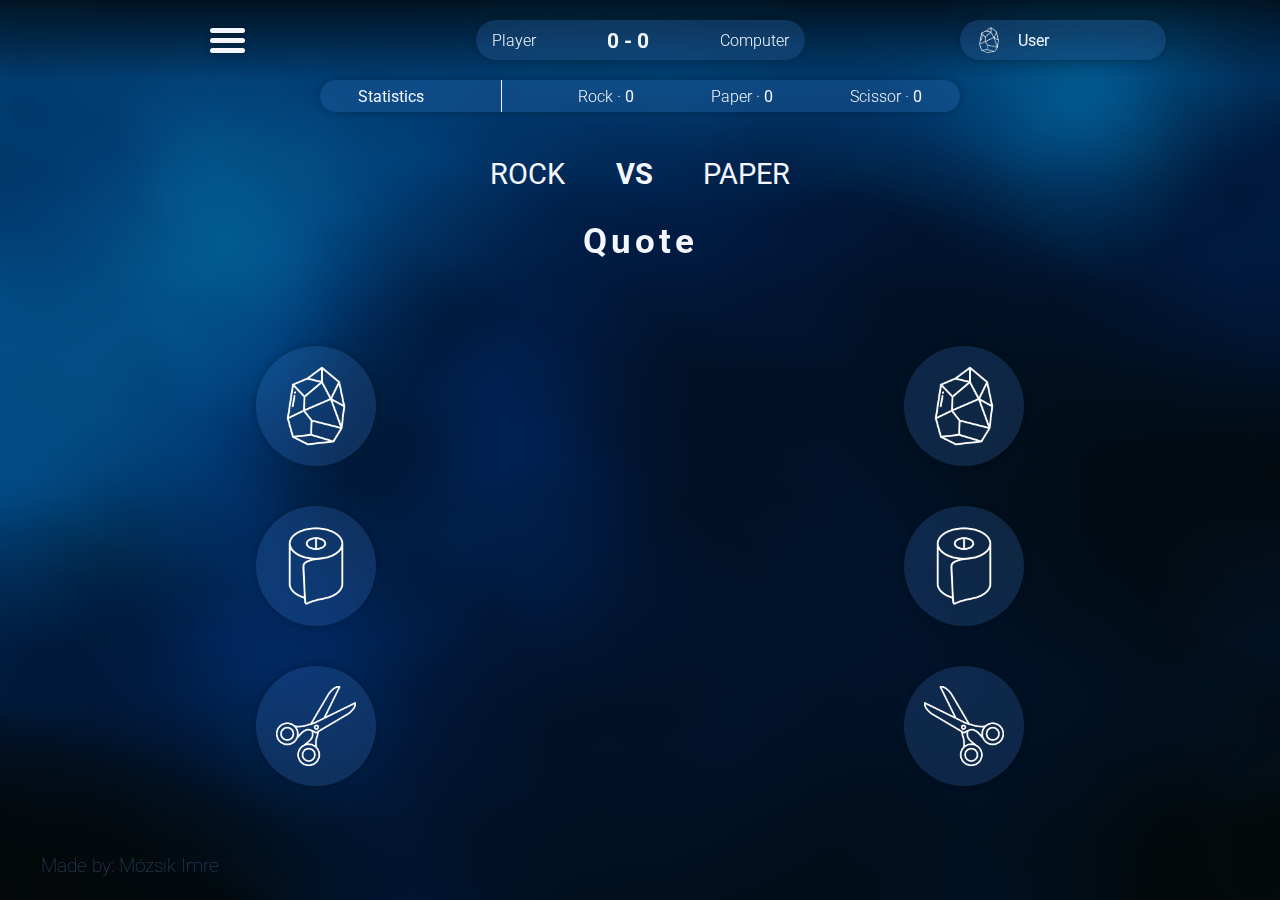
<file: index.html>
<!DOCTYPE html>
<html lang="hu">
<head>
    <script src="https://code.jquery.com/jquery-3.6.0.min.js"></script>
    <meta charset="UTF-8">
    <meta http-equiv="X-UA-Compatible" content="IE=edge">
    <meta name="viewport" content="width=device-width, initial-scale=1.0">
    <link rel="stylesheet" href="style.css">
    <link rel="icon" href="favicon.png" type="image/x-icon">
    
    <title>Rock Paper Scissor</title>
</head>
<body>

    <div class="board">

        <!-- Header -->
        <div class="header">            
            <div id="menu-container">
                <label class="menu">
                    <input type="checkbox" id="menu-checkbox">
                </label>
            </div>
            <div class="middle-container">
                <div class="middle">
                    <div>Player</div>
                    <div><a id="playerscoreRefresh" class="winCount">0</a> - <a id="botscoreRefresh" class="loseCount">0</a></div>
                    <div>Computer</div>
                </div>
            </div>

            <div class="login-container" id="dropdown-button">
                <div class="login">
                    <div class="profile-picture"></div>
                    <div class="account">User</div>
                </div>

            </div>
        </div>
    
         <!-- Dropdown #1 -->
        <nav class="dropdown-menu">
            <div class="pages">Pages</div>
            <div class="vertical-line"></div>

            <div class="dropdown-row-container">
                <button>
                    <div class="home-image"></div>
                    <div>Home</div>
                </button>
              </div>

            <div class="dropdown-row-container">
                <button>
                    <div class="valstat-image"></div>
                    <div>ValStat</div>
                </button>
              </div>

            <div class="sidenote">
                <h1>Tipp</h1>
                <div>Ha elhagyod ezt az oldalt, a statisztikád megmarad, illetve az általad kiválaszott háttérszín is.</div>
            </div>
        </nav>

             <!-- Dropdown #2 -->
        <nav class="login-dropdown-menu">
            <div class="pages">Preferences</div>
    		<div class="vertical-line"></div>
    
    		<div class="dropdown-row-container">
    			<button onclick="setTheme('default')">
                    <div class="mini-image1"></div>
                    Ocean
                </button>
    		</div>
    
            <div class="dropdown-row-container">
    			<button onclick="setTheme('red')">
                    <div class="mini-image2"></div>
                    Magma
                </button>
    		</div>
    
            <div class="dropdown-row-container">
    			<button onclick="setTheme('green')">
                    <div class="mini-image3"></div>
                    Swamp
                </button>
    		</div>
    
            <div class="dropdown-row-container">
    		    <button onclick="setTheme('yellow')">
                    <div class="mini-image4"></div>
                    Sunrise
                </button>
    	    </div>
    
            <div class="dropdown-row-container">
    		    <button onclick="setTheme('black')">
                    <div class="mini-image5"></div>
                    Blackhole
                </button>
    	    </div>
    
            <div class="dropdown-row-container">
    		    <button onclick="setTheme('white')">
                    <div class="mini-image6"></div>
                    Bright
                </button>
    	    </div>
    
            <div class="logout-container">
                <a href="Auth/login.html">Login</a>
            </div>
        </nav>

        <!-- Statistics -->
        <div class="statistics">
            <p>Statistics</p>
            <div class="line"></div>
            <p>Rock · <b id="rscoreRefresh" class="rockCount">0</b></p>
            <p>Paper · <b id="pscoreRefresh" class="paperCount">0</b></p>
            <p>Scissor · <b id="sscoreRefresh" class="scissorCount">0</b></p>
        </div>

        <!-- Result -->
        <div class="result">
            <p class="player" id="playerText">ROCK</p>
            <p>VS</p>
            <p class="computer" id="computerText">PAPER</p>
        </div>

        <!-- Quote -->
        <div class="quote">
            <p id="resultText" class="transition gradient-text">Quote</p>
        </div>

        <!-- Players -->
        <div class="players">
            <div class="player1">
                <div class="choice img-container glow-on-hover" data-value="ROCK" id="box1">
                    <button onclick="moveBox(1)" class="hvr-icon-rotate">
                        <div class="rock-img hvr-icon"></div>
                    </button>
                </div>

                <div class="choice img-container glow-on-hover" data-value="PAPER" id="box2">
                    <button onclick="moveBox(2)" class="hvr-icon-rotate">
                        <div class="paper-img hvr-icon"></div>
                    </button>
                </div>

                <div class="choice img-container glow-on-hover" data-value="SCISSORS" id="box3">
                    <button onclick="moveBox(3)" class="hvr-icon-rotate">
                        <div class="scissor-img hvr-icon"></div>
                    </button>
                </div>
            </div>

            <div class="player2">
                <div class="img-container" id="box4">
                    <div class="rock-img"></div>
                </div>

                <div class="img-container" id="box5">
                    <div class="paper-img"></div>
                </div>

                <div class="img-container" id="box6">
                    <div class="scissor-img"></div>
                </div>
            </div>
        </div>
        <!-- Author -->
        <button class="author" id="toggle-alter">Made by: Mózsik Imre</button>

    </div>

    <script src="Theme\changeTheme.js"></script>
    <script src="RPS\rps_new.js"></script>
    <script src="menu.js"></script>
    <script src="login-menu.js"></script>
    <script src="move.js"></script>
    <script src=alternative.js></SCript>

</body>
</html>
</file>
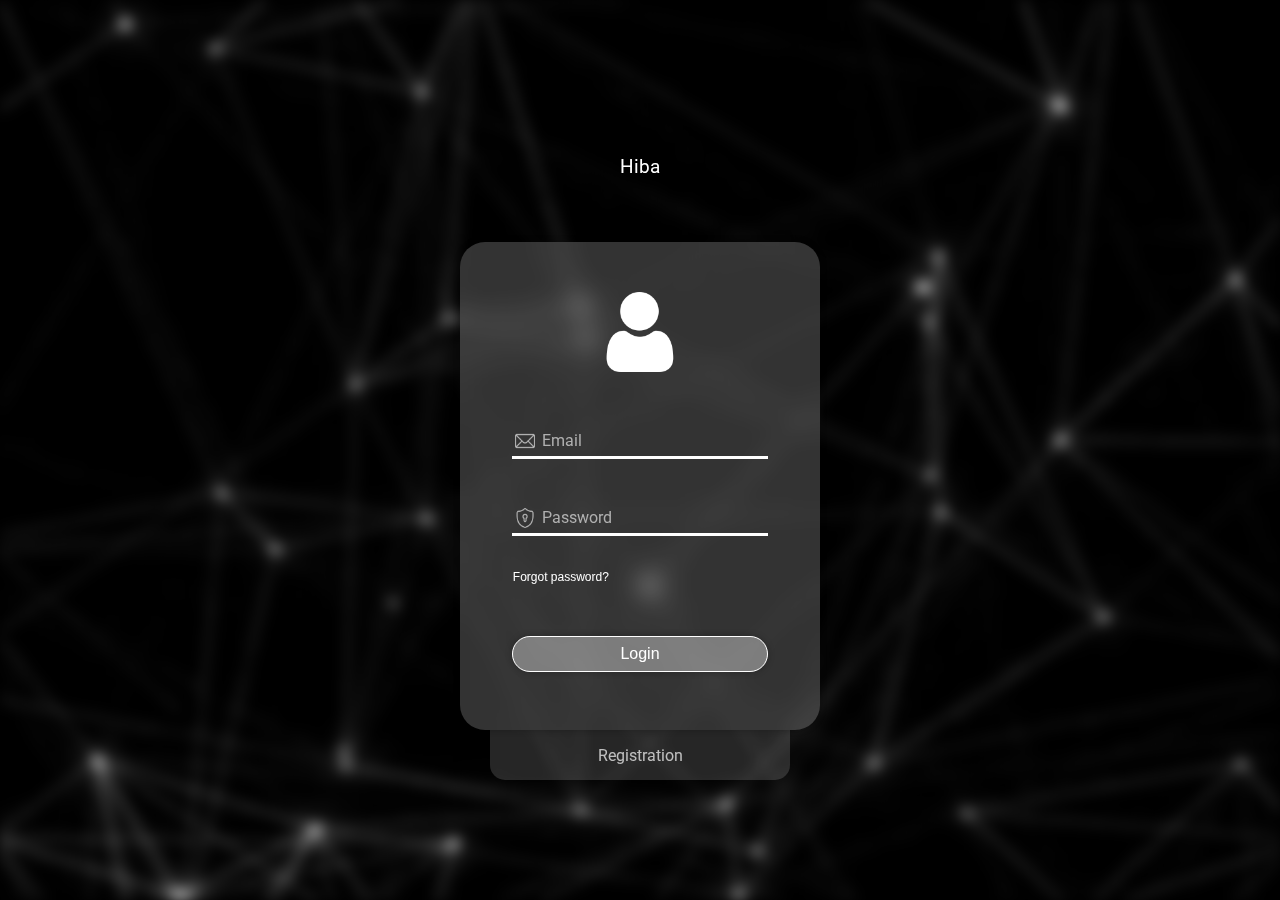
<file: Auth/login.html>
<!DOCTYPE html>
<html lang="hu">
  <head>
    <meta charset="UTF-8">
    <meta http-equiv="X-UA-Compatible" content="IE=edge">
    <meta name="viewport" content="width=device-width, initial-scale=1.0">
    <link rel="stylesheet" href="login-style.css">
    <link rel="icon" href="..\favicon.png" type="image/x-icon">
    <title>Login</title>
  </head>
  <body>

  <!-- BACKGROUND VIDEO -->
  <video autoplay muted loop id="bg-video">
      <source src="..\Assets\Backgrounds\black_low.mp4" type="video/mp4">
  </video>

  <div class="board">

    <!-- ERROR MESSAGE -->
    <div class="error-container">Hiba</div>
    
    <!-- FORM -->
    <form method="post" autocomplete="off" action="login.html">
      <div class="user-icon" title="Back to Main page"></div>
        
        <!-- username/email -->
      <div class="input">
        <input type="text" name="usernameemail" id="usernameemail" required value="" placeholder=" ">
          <div class="label">
            <div class="email"></div>
            <label for="usernameemail">Email</label>
          </div>
      </div>

      <!-- password -->
      <div class="input">
        <input type="password" name="password" id="password" required value="" placeholder=" ">
          <div class="label">
              <div class="lock"></div>
              <label for="password">Password</label>
          </div>
      </div>

      <!-- submit -->
      <input type="submit" value="Login" class="login-button" name="submit">     
    </form>
      
    <!-- forget password -->
    <button class="forgot-password">Forgot password?</button>
    
    <!-- REGISTER -->
    <a href="registration.html" class="registration">Registration</a>
  </div>

    <script src="forgot-password.js"></script>
    <script src="jump.js"></script>
  </body>
</html>
</file>
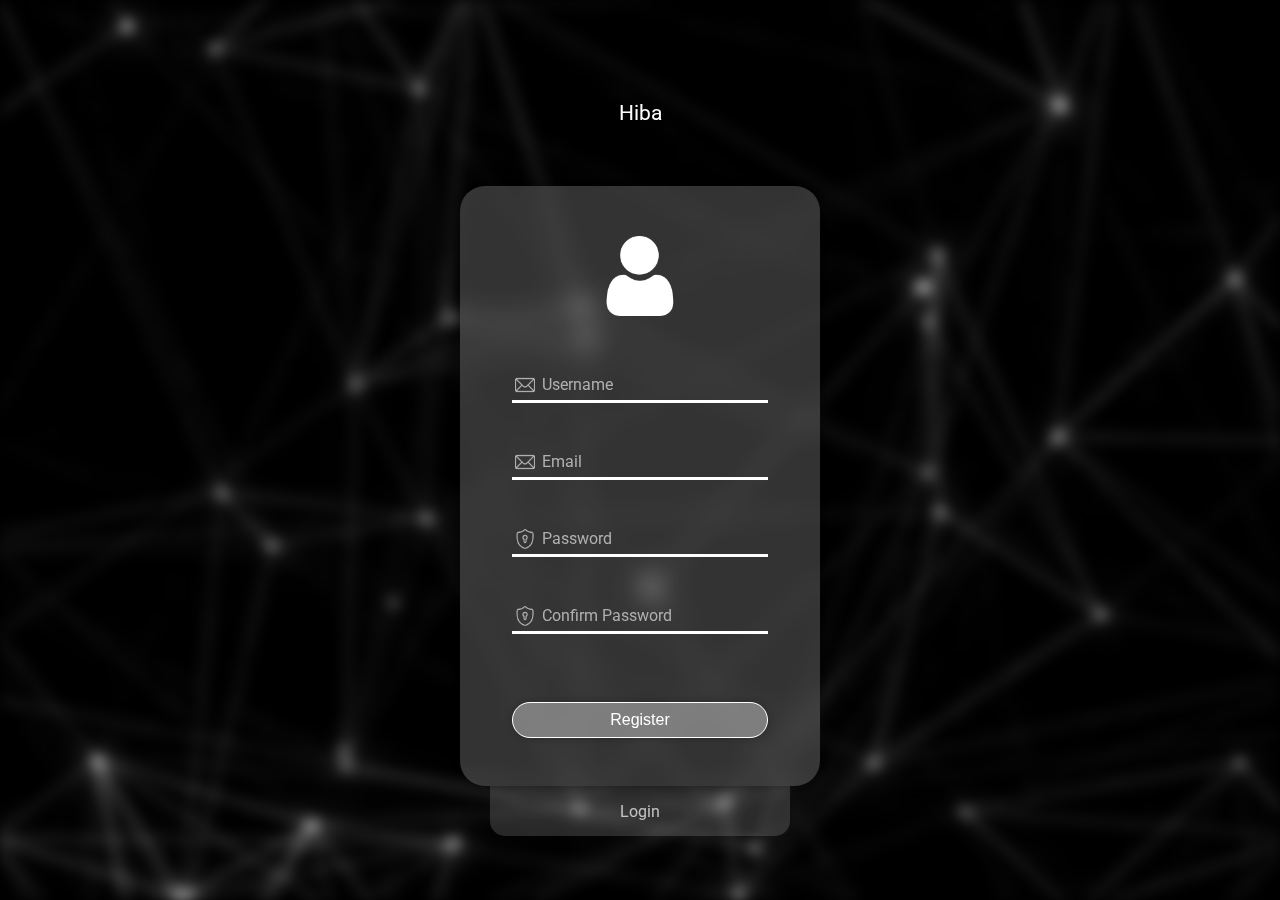
<file: Auth/registration.html>
<!DOCTYPE html>
<html lang="hu">
  <head>
    <meta charset="UTF-8">
    <meta http-equiv="X-UA-Compatible" content="IE=edge">
    <meta name="viewport" content="width=device-width, initial-scale=1.0">
    <link rel="stylesheet" href="registration-style.css">
    <link rel="icon" href="..\favicon.png" type="image/x-icon">
    <title>Registration</title>
  </head>
  <body>

    <!-- BACKGROUND VIDEO -->
    <video autoplay muted loop id="bg-video">
      <source src="..\Assets\Backgrounds\black_low.mp4" type="video/mp4">
  </video>


  <div class="board">

      <!-- ERROR MESSAGE -->
      <div class="error-container">Hiba</div>
    
      <!-- FORM -->
      <form method="post" autocomplete="off" action="registration.html">
        <div class="user-icon" title="Back to Main page"></div>
        
        <!-- username -->
        <div class="input">
          <input type="text" name="username" id="username" required value="" placeholder=" ">
            <div class="label">
              <div class="email"></div>
              <label for="username">Username</label>
            </div>
        </div>

        <!-- email -->
        <div class="input">
          <input type="text" name="email" id="email" required value="" placeholder=" ">
            <div class="label">
              <div class="email"></div>
              <label for="email">Email</label>
            </div>
        </div>

        <!-- password -->
        <div class="input">
          <input type="password" name="password" id="password" required value="" placeholder=" ">
            <div class="label">
                <div class="lock"></div>
                <label for="password">Password</label>
            </div>
        </div>

        <!-- repassword -->
        <div class="input">
          <input type="password" name="confirmpassword" id="confirmpassword" required value="" placeholder=" ">
            <div class="label">
                <div class="lock"></div>
                <label for="confirmpassword">Confirm Password</label>
            </div>
        </div>

        <!-- submit -->
        <input type="submit" value="Register" class="register-button" name="submit">     
      </form>

    <!-- REGISTER -->
    <a href="login.html" class="login">Login</a>
    </div>
    
    <script src="jump.js"></script>
  </body>
</html>
</file>
<file: style.css>
@import url('https://fonts.googleapis.com/css2?family=Roboto:ital,wght@0,100;0,300;0,400;0,500;0,700;0,900;1,100;1,300;1,400;1,500;1,700;1,900&display=swap');

/* THEMES */
:root{
    --timing: 200ms ease-in-out;
    --font-color: #f4f7ff;
    --secondary-color: rgba(71, 134, 221, 0.2);
    --secondary-color-light: rgba(71, 134, 221, 0.5);
    --shadow: 0px 0px 6px 1px rgba(0,0,0,0.2);
    --paperIcon: url(Assets/Icons/Default/paper.png);
    --rockIcon: url(Assets/Icons/Default/rock.png);
    --scissorIcon: url(Assets/Icons/Default/scissor.png);
    --bgImage: url(Assets/Backgrounds/blue_blur.png);
    --bgImageAlternative: url(Assets/Backgrounds/Alternative/blue_blur.png);
    --backlight: linear-gradient(45deg, #2193b0, #6dd5ed, #2F80ED, #56CCF2, #2193b0);
}

.theme-red {
    --inverted: invert(0%);
    --font-color: rgb(255, 237, 237);
    --secondary-color: rgba(213, 75, 57, 0.2);
    --secondary-color-light: rgba(213, 75, 57, 0.5);
    --paperIcon: url(Assets/Icons/Magma/paper.png);
    --rockIcon: url(Assets/Icons/Magma/rock.png);
    --scissorIcon: url(Assets/Icons/Magma/scissor.png);
    --bgImage: url(Assets/Backgrounds/red_blur.png);
    --bgImageAlternative: url(Assets/Backgrounds/Alternative/red_blur.png);
    --backlight: linear-gradient(45deg, #c71010, #cb640f, #cdca11, #c4600e, #bc0f0f);
}

.theme-green {
    --inverted: invert(0%);
    --font-color: rgb(235, 255, 233);
    --secondary-color: rgba(50, 197, 97, 0.2);
    --secondary-color-light: rgba(50, 197, 97, 0.5);
    --paperIcon: url(Assets/Icons/Swamp/paper.png);
    --rockIcon: url(Assets/Icons/Swamp/rock.png);
    --scissorIcon: url(Assets/Icons/Swamp/scissor.png);
    --bgImage: url(Assets/Backgrounds/green_blur.png);
    --bgImageAlternative: url(Assets/Backgrounds/Alternative/green_blur.png);
    --backlight: linear-gradient(45deg, #DCE35B, #45B649, #00b09b, #96c93d, #DCE35B);
}
.theme-yellow {
    --inverted: invert(0%);
    --font-color: rgb(252, 255, 233);
    --secondary-color: rgba(207, 199, 50, 0.2);
    --secondary-color-light: rgba(207, 199, 50, 0.5);
    --paperIcon: url(Assets/Icons/Egypt/paper.png);
    --rockIcon: url(Assets/Icons/Egypt/rock.png);
    --scissorIcon: url(Assets/Icons/Egypt/scissor.png);
    --bgImage: url(Assets/Backgrounds/yellow_blur.png);
    --bgImageAlternative: url(Assets/Backgrounds/Alternative/yellow_blur.png);
    --backlight: linear-gradient(45deg, #F7971E, #F7971E, #F2994A, #F2C94C, #F7971E);
}

.theme-black {
    --inverted: invert(0%);
    --font-color: rgba(255,255,255,1);
    --secondary-color: rgba(186, 186, 186, 0.2);
    --secondary-color-light: rgba(186, 186, 186, 0.5);
    --paperIcon: url(Assets/Icons/Space/paper.png);
    --rockIcon: url(Assets/Icons/Space/rock.png);
    --scissorIcon: url(Assets/Icons/Space/scissor.png);
    --bgImage: url(Assets/Backgrounds/black_blur.png);
    --bgImageAlternative: url(Assets/Backgrounds/Alternative/black_blur.png);
    --backlight: linear-gradient(45deg, #0f0c29, #2F0743, #41295a, #302b63, #24243e);
}

.theme-white {
    --inverted: invert(75%);
    --font-color: #2a2a2a;
    --secondary-color: rgba(185, 180, 115, 0.2);
    --secondary-color-light: rgba(185, 180, 115, 0.5);
    --paperIcon: url(Assets/Icons/Bright/paper.png);
    --rockIcon: url(Assets/Icons/Bright/rock.png);
    --scissorIcon: url(Assets/Icons/Bright/scissor.png);
    --bgImage: url(Assets/Backgrounds/white_blur.png);
    --bgImageAlternative: url(Assets/Backgrounds/Alternative/white_blur.png);
    --backlight: linear-gradient(45deg, #BF953F, #FCF6BA, #B38728, #FBF5B7, #AA771C);
}

/* MAIN FRAME */

html{
    -webkit-tap-highlight-color: transparent;
}

body{
    background: var(--bgImageAlternative);
    font-family: 'Roboto', sans-serif;
    background-repeat: no-repeat;
    background-size: cover;
    box-sizing: border-box;
    color: var(--font-color);
    overflow: hidden;
    padding: 0;
    margin: 0;
    transition: background 0.5s ease-in-out;
}

body:not(.alter){
    font-family: 'Roboto', sans-serif;
    background: var(--bgImage);
    background-repeat: no-repeat;
    background-size: cover;
    box-sizing: border-box;
    color: var(--font-color);
    overflow: hidden;
    padding: 0;
    margin: 0;
    transition: background 0.5s ease-in-out;
}

.board{
    height: 100vh;
    z-index: 0;
}

/* HEADER */
.header{
    background: linear-gradient(180deg, rgba(0,0,0,.7) 0%, rgba(0,0,0,0) 100%);
    display: grid;
    grid-template-columns: 1fr 2fr 1fr;
    padding: 0.5rem 0 0.5rem 0;
    height: 4rem;
    text-align: center;
    align-items: center;

}

.middle-container{
    display: grid;
    place-items: center;
    user-select: none;
}

.middle{
    display: grid;
    grid-template-columns: 1fr 2fr 1fr;
    align-items: center;
    background-color: var(--secondary-color);
    border-radius: 100px;
    height: 2.5rem;
    width: 25vw;
    backdrop-filter: blur(10px);
    box-shadow: var(--shadow);
    transition: grid-template-columns var(--timing), min-width var(--timing);
}

.middle div:nth-child(1),
.middle div:nth-child(3){
font-weight: 300;
justify-self: center;
}

.middle div:nth-child(2){
font-weight: bolder;
font-size: 16pt;
}

.middle div{
    padding: 0 1rem 0 1rem;
    transition: padding 250ms ease-in-out;
}

/* STATISTICS */
.line{
    width: 1px;
    height: 100%;
    background-color: var(--font-color);
}

.statistics{
    display: flex;
    justify-content: space-around;
    align-items: center;
    width: 50%;
    max-width: 40rem;
    min-width: 25rem;
    margin: 0 auto;
    background-color: var(--secondary-color);
    border-radius: 100px;
    height: 2rem;
    margin-bottom: 1rem;
    backdrop-filter: blur(10px);
    box-shadow: var(--shadow);
    user-select: none;
}

.statistics p:nth-child(3),
.statistics p:nth-child(4),
.statistics p:nth-child(5){
    font-weight: 300;
}

/* RESULT */
.result{
    display: flex;
    justify-content: space-evenly;
    margin: 0 auto;
    width: 50%;
    max-width: 25rem;
    font-size: 22pt;
    transition: font-size var(--timing);
}

.result p:nth-child(2){
    font-weight: bolder;
}

/* QUOTE */
.quote{
    display: flex;
    justify-content: center;
    height: fit-content;
    font-size: 26pt;
    font-weight: bold;
    letter-spacing: 3pt;
    transition: font-size var(--timing);
}

.quote p{
    margin: 0;
}

/* LOGIN */
.login-container{
    max-width: 16rem;
    height: 2.5rem;
    user-select: none;
}

.login-container:hover > .login{
    background-color: var(--secondary-color-light);
    font-weight: bold;
  }

.login{
    background-color: var(--secondary-color);
    display: flex;
    justify-content: flex-start;
    align-items: center;
    border-radius: 100px;
    margin-right: 50px;
    backdrop-filter: blur(10px);
    box-shadow: var(--shadow);
    cursor: pointer;
    height: 100%;
    transition: background-color 0.1s ease-in-out, font-weight 0.1s ease-in-out;
}

.account{
    margin-right: 0.5rem;
}

/* PROFILE PICTURE */
.profile-picture{
    filter: var(--inverted);
    background-image: var(--rockIcon);
    background-size: cover;
    background-position: center;
    width: 1.6rem;
    height: 1.6rem;
    margin: 1rem;
    border-radius: 100px;
    transition: background-color var(--timing);
    transition: all var(--timing);
}

/* PLAYERS*/
.players{
    display: flex;
    justify-content: space-between;
    margin: 5vh 20% 0 20%;
    transition: all var(--timing);
}

.img-container{
    background-color: var(--secondary-color);
    border-radius: 100px;
    margin-top: 40px;
    height: 120px;
    width: 120px;
    display: flex;
    justify-content: center;
    align-items: center;
    backdrop-filter: blur(10px);
    box-shadow: var(--shadow);
}

.img-container button{
    cursor: pointer;
}

.rock-img, .paper-img, .scissor-img{
    background-size: cover;
    background-position: center;
    height: 80px;
    width: 80px;
    filter: var(--inverted);
}

.rock-img{
    background-image: var(--rockIcon);
}

.paper-img{
    background-image: var(--paperIcon);
}

.scissor-img{
    background-image: var(--scissorIcon);
}

.player2 .scissor-img{
    transform: scaleX(-1);
}

.player2 .img-container{
    transition: background-color 0.15s ease-in-out;
  }

.player2 .img-container:hover{
    background-color: var(--secondary-color-light);
}

.player1 button{
    background: none;
    border: none;
    border-radius: 99px;
    height: 100%;
    width: 100%;
    display: flex;
    align-items: center;
    justify-content: center;
}

/* DROPDOWNS */
.pages{
    padding: 2.5rem 0 2.5rem 0;
    font-size: 18pt;
    text-align: center;
}

.vertical-line{
    width: 100%;
    height: 1px;
    background-color: var(--font-color);
}

.dropdown-row-container button{
    background: none;
    outline: none;
    border: none;
    color: var(--font-color);
    cursor: pointer;
    font-weight: bold;
}

.dropdown-row-container{
    display: flex;
    align-items: center;
    justify-content: center;
    margin: 1.5rem 0 1.5rem 0;
    width: 100%;
    height: 2.6rem;
    user-select: none;
}

.dropdown-row-container button{
    display: flex;
    width: 90%;
    height: 100%;
    align-items: center;
    padding-left: 25%;
    border-radius: 0.5rem;
    transition: transform 0.1s ease-in-out, background-color 0.1s ease-in-out;
}

.dropdown-row-container button:hover{
    transform: scale(1.1);
    font-weight: bold;
    background-color: rgba(255, 255, 255, 0.1);

  }
  
.dropdown-row-container button:not(:hover) {
    transform: scale(1);
    font-weight: normal;
}

/* DROPDOWN#1 + ANIMATION */
.menu{
    display: flex;
    flex-direction: column;
    gap: 5px;
    width: max-content;
    cursor: pointer;
    position: relative;
    top: 0px;
    left: calc(50% + 50px);
    transition: left var(--timing);
    z-index: 2;
}

.menu::before,
.menu::after,
.menu input{
    content: "";
    width: 35px;
    height: 5px;
    background-color: var(--font-color);
    border-radius: 100px;
    transition: opacity var(--timing), rotate var(--timing), translate var(--timing), width var(--timing);
    transform-origin: left center;
    box-shadow: var(--shadow);
}

.menu input{
    appearance: none;
    padding: 0;
    margin: 0;
    outline: none;
    pointer-events: none;   
}

.menu:has(input:checked)::before{
    rotate: 45deg;
}

.menu:has(input:checked)::after{
    rotate: -45deg;
    translate: 0 4px;
}

.menu input:checked{
    opacity: 0;
    width: 0;
}

.dropdown-menu {
    opacity: 0;
    position: absolute;
    border-radius: 10px;
    left: 5vw;
    width: 15rem;
    height: 30rem;
    z-index: 3;
    background: var(--secondary-color);
    backdrop-filter: blur(10px);
    box-shadow: var(--shadow);
    transition: opacity var(--timing), translate var(--timing), visibility var(--timing);
    visibility: hidden;
    transition-delay: 0.1s;
}

.menu input:checked + .dropdown-menu {
    transform: translateX(0);
    opacity: 1;
    visibility: visible;
    transition-delay: 0s;
}

.home-image{
    background-image: url(Assets/Icons/Default/home.png);
    background-size: cover;
    background-position: center;
    height: 25px;
    width: 25px;
    margin-right: 2.5rem;     
}

.valstat-image{
    background-image: url(Assets/Icons/Default/valstat.png);
    background-size: cover;
    background-position: center;
    height: 25px;
    width: 25px;
    margin-right: 2.5rem;
}

.sidenote{
    background-color: var(--secondary-color);
    backdrop-filter: blur(10px);
    border-radius: 10px;
    box-shadow: var(--shadow);
    padding: 5px 20px 20px 20px;
    margin: 0 1rem 0 1rem;
}

/* DROPDOWN#2 + ANIMATIONS */
.login-dropdown-menu {
        opacity: 0;
        position: absolute;
        border-radius: 10px;
        right: 5vw;
        width: 15rem;
        height: 37rem;
        z-index: 3;
        background: var(--secondary-color);
        backdrop-filter: blur(10px);
        box-shadow: var(--shadow);
        transition: opacity var(--timing), translate var(--timing), visibility var(--timing), transform var(--timing);
        visibility: hidden;
        transition-delay: 0.1s;
    }

.mini-image1,
.mini-image2,
.mini-image3,
.mini-image4,
.mini-image5,
.mini-image6{
    background-size: cover;
    background-position: center;
    height: 30px;
    width: 30px;
    margin-right: 2rem;
    filter: var(--inverted);
}

.mini-image1{
        background-image: url(Assets/Icons/Default/rock.png);
}
.mini-image2{
        background-image: url(Assets/Icons/Magma/rock.png);
}
.mini-image3{
        background-image: url(Assets/Icons/Swamp/rock.png);
}
.mini-image4{
        background-image: url(Assets/Icons/Egypt/rock.png);
}
.mini-image5{
        background-image: url(Assets/Icons/Space/rock.png);
}
.mini-image6{
        background-image: url(Assets/Icons/Bright/rock.png);
}

.logout-container {
    width: 100%;
    height: 3rem;
    display: flex;
    justify-content: center;
    align-items: center;
    user-select: none;
}
      
.logout-container a:hover{
    background-color: var(--secondary-color-light);
    font-weight: bold;
}

.logout-container a {
    width: 80%;
    height: 80%;
    border-radius: 100px;
    background-color: var(--secondary-color);
    text-decoration: none;
    color: var(--font-color);
    cursor: pointer;
    display: flex;
    justify-content: center;
    align-items: center;
    box-shadow: var(--shadow);
    transition: background-color 0.1s ease-in-out, font-weight 0.1s ease-in-out;
}

/*AUTHOR*/
.author{
    background: none;
    cursor: default;
    border: none;
    position: absolute;
    bottom: 2vh;
    left: 2vw;
    font-size: 14pt;
    color: var(--secondary-color-light);
    font-weight: 100;
    user-select: none;
    transition: all 0.2s ease-in-out;
    border-radius: 10px;
    width: 13rem;
    height: 2rem;
    display: flex;
    justify-content: center;
    align-items: center;
    font-family: 'Roboto', sans-serif;
    filter: brightness(5);
    filter: saturate(0.7);
  }
.author:hover{
    font-weight: 900;
    background-color: var(--secondary-color);
    color: var(--font-color);
  }

/* ANIMATIONS */

 /*Glow*/
.glow-on-hover {
    border: none;
    outline: none;
    cursor: pointer;
    position: relative;
    z-index: 0;
    border-radius: 100px;
}
  
.glow-on-hover:before {
    content: '';
    background: var(--backlight);
    position: absolute;
    top: -2px;
    left: -2px;
    background-size: 400%;
    z-index: -1;
    filter: blur(10px);
    width: calc(100% + 4px);
    height: calc(100% + 4px);
    animation: glowing 20s linear infinite;
    opacity: 0;
    transition: opacity .1s ease-in-out;
    border-radius: 100px;
}
  
.glow-on-hover:active:after {
    background: transparent;
}
  
.glow-on-hover:hover:before {
    opacity: 1;
}

@keyframes glowing {
    0% { background-position: 0 0; }
    50% { background-position: 400% 0; }
    100% { background-position: 0 0; }
}

  /* Hover rotate*/
.hvr-icon-rotate {
    display: inline-block;
    vertical-align: middle;
    transform: perspective(1px) translateZ(0);
    box-shadow: 0 0 1px rgba(0, 0, 0, 0);
    transition-duration: 0.3s;
}
  
.hvr-icon-rotate .hvr-icon {
    transform: translateZ(0);
    transition: transform 0.3s ease-in-out;
}
  
.hvr-icon-rotate:hover .hvr-icon, .hvr-icon-rotate:focus .hvr-icon, .hvr-icon-rotate:active .hvr-icon {
    transform: rotate(20deg);
}
  
.hvr-icon-rotate:not(:hover) .hvr-icon {
    transform: none;
}

/* Gradient Text */
.gradient-text{
    opacity: 1;
    transition: all 0.3s ease-in-out;
    background: var(--font-color);
    background-size: 400%;
    z-index: -1;
    animation: gradient 8s linear infinite;
    -webkit-background-clip: text;
    background-clip: text;
    -webkit-text-fill-color: transparent;
}

@keyframes gradient {
    0% { background-position: 0% 50%; }
    50% { background-position: 100% 50%; }
    100% { background-position: 0% 50%; }
}

@media (max-width: 1300px),
(max-width: 1300px) and (resolution: 200dpi) {        
   .middle div:nth-child(2){
        width: 120px;
   }
   .middle{
       width: min-content;
   }
}

@media (max-width: 1000px),
(max-width: 1000px) and (resolution: 200dpi) {
    .menu{
        left: 50%; 
    }
}

@media (max-width: 750px),
(max-width: 500px) and (resolution: 200dpi) {        
    /*Main Frame*/
    body{
        width: 100vw;
        height: 100vh;
    }
    .board{
        width: 100%;
        height: 100%;
    }
    /*Middle*/
    .middle div:nth-child(1){
        background-image: url(Assets/Icons/Default/user.png);
        color: rgba(0,0,0,0);
        background-repeat: no-repeat;
        background-position: center;
        height: 20px;
        width: 20px;
        background-size: contain;
        filter: var(--inverted);
    }
    .middle div:nth-child(3){
        background-image: url(Assets/Icons/Default/robot.png);
        color: rgba(0,0,0,0);
        background-size: contain;
        background-repeat: no-repeat;
        background-position: center;
        height: 20px;
        width: 20px;
        filter: var(--inverted);
    }
    .middle{
        grid-template-columns: 1fr 1fr 1fr;
        width: 250px;
    }
    .middle div{
        padding: 0px;
    }
    /*Account*/
    .account{
        display: none;
    }
    .profile-picture{
        width: 25px;
        height: 25px;
        margin: 0px;
    }
    .login-container{
        display: flex;
        align-items: center;
        justify-content: center;
       min-width: none;
    }
    .login{
        width: 40px;
        height: 40px;
        margin-right: 0px;
        display: flex;
        align-items: center;
        justify-content: center;
        padding: 0px;
    }
    /*Rosult*/
    .result{
        font-size: 15pt;
    }
    /*Quote*/
    .quote p{
        font-size: 22pt;    
    }
    /*Menu*/
    .menu{
        left: 50%;
        transform: translateX(-50%);
    }
    /*Statistics*/
    .statistics{
        width: 50%;
        max-width: 400px;
        min-width: 300px;
        height: 30px;
        margin-bottom: 20px;
        font-size: 9pt;
    }
    /*Players*/
    .players{
        margin-top: 90px;
    }
    .img-container{
        width: 65px;
        height: 65px;    
    }
    .img-container div{
        width: 45px;
        height: 45px;
    }
    /*Glow Effect*/
    .glow-on-hover:before{
        filter: blur(5px);
    }
    .quote p{
        letter-spacing: 2pt;
        font-size: 18pt;
    }
}

@media (max-width: 500px),
(max-width: 500px) and (resolution: 200dpi) {        
    #resultText{
        font-size: 13pt;
        letter-spacing: 1.5pt;
    }
    .result{
        font-size: 13pt;
    }
    .author{
        font-size: 10pt;
    }
}
</file>
<file: Auth/login-style.css>
@import url('https://fonts.googleapis.com/css2?family=Roboto:ital,wght@0,100;0,300;0,400;0,500;0,700;0,900;1,100;1,300;1,400;1,500;1,700;1,900&display=swap');

/* B o d y */

html{
  -webkit-tap-highlight-color: transparent;
}

:root{
  --timing: 200ms ease-in-out;
  --font-color: rgba(255,255,255,1);
  --secondary-color: rgba(255,255,255,0.2);
  --shadow: 0px 0px 6px 1px rgba(0,0,0,0.2);
}

#bg-video{
  position: absolute;
  z-index: 0;
  object-fit: cover;
  width:100%;
  height:100%;
  filter: blur(7px);
}

body{
  background: black;
  background-repeat: no-repeat;
  background-attachment: fixed;
  background-size: cover;
  box-sizing: border-box;
  padding: 0;
  margin: 0;
  font-family: 'Roboto', sans-serif;
  color: var(--font-color);
  height: 100vh;

}

.board{
  z-index: 0;
  position: absolute;
  top: 50%;
  left: 50%;
  transform: translate(-50%, -50%);
  display: flex;
  flex-direction: column;
  } 

/* F o r m */

form{
    display: flex;
    flex-direction: column;
    background-color: var(--secondary-color);
    width: 20rem;
    height: 28rem;
    border-radius: 25px;
    box-shadow: var(--shadow);
    backdrop-filter: blur(10px);
    padding: 20px;
    transition: width var(--timing), height var(--timing), padding var(--timing);
}

/* U s e r  I c o n */

.user-icon{
    background: url(../Assets/Icons/Default/user.png);
    background-size: cover;
    background-position: center;
    height: 80px;
    width: 80px;
    align-self: center;
    margin-top: 30px;
    margin-bottom: 30px;
    transition: width var(--timing), height var(--timing), margin var(--timing), scale var(--timing);
    cursor: pointer;
}

.user-icon:hover{
  scale: 1.1;
}

/* L a b e l */

.label {
  display: flex;
  position: absolute;
  height: 100%;
  align-items: center;
  transition: 300ms ease;
  left: 35px;

  }
  
label {
  display: block;
  font-size: 12pt;
  color: #b0b0b0;
  cursor: pointer;
  user-select: none;
  }
 
/* I n p u t */  

.input {
  display: flex;
  flex-direction: column;
  position: relative;
  margin: 20px 0 20px 0;

}
  
input {
  width: 80%;
  padding: 8px 0;
  border: none;
  border-bottom: 3px solid #ffffff;
  transition: 300ms;
  font-size: 12pt;
  font-weight: 300;
  background-color: transparent;
  align-self: center;
  color: var(--font-color);
}

input:focus {
  outline: none;
}

input:focus + .label,
input:not(:placeholder-shown) + .label{
  transform: translateY(-27px);
}
  
input:focus + .label label,
input:not(:placeholder-shown) + .label label {
  font-weight: 500;
  color: white;
}

input:focus + .label .email,
input:not(:placeholder-shown) + .label .email,
input:focus + .label .lock,
input:not(:placeholder-shown) + .label .lock{

  filter: brightness(1);
}

/* L o g i n  B u t t o n */

.login-button{
  border: 1px var(--font-color) solid;
  border-radius: 100px;
  background-color: var(--secondary-color);
  box-shadow: var(--shadow);
  backdrop-filter: blur(10px);
  cursor: pointer;
  margin-top: 5rem;
  user-select: none;
}

.login-button:hover{
  background-color: rgba(255, 255, 255, 0.7);
}
  
/* F o r g o t  P a s s */

.forgot-password{
  font-size: 9pt;
  cursor: pointer;
  position: absolute;
  background: none;
  border: none;
  color: var(--font-color);
  top: 68%;
  left: 13%;
  user-select: none;
}

.forgot-password:hover{
  color: white;
  font-weight: bold;
  
}

/* E r r o r */

.error-container {
  color: white;
  font-size: 14pt;
  margin: 10% 0 10% 0;
  width: 350;
  height: 50px;
  text-align: center;
  
}

.error-message{
  display: flex;
  align-items: center;
  justify-content: center;
  background-color: var(--secondary-color);
  border-radius: 15px;
  height: 100%;
  backdrop-filter: blur(10px);
  box-shadow: var(--shadow);
  font-weight: 300;
}

.error-message img{
  width: 19px;
  height: 19px;
  margin-right: 7pt;
}

/* R e g i s t r a t i o n */

.registration{
  width: 300px;
  height: 50px;
  border-radius: 0 0 15px 15px;
  background: rgba(255, 255, 255, 0.15);
  align-self: center;
  display: flex;
  align-items: center;
  justify-content: center;
  text-decoration: none;
  color: rgba(255,255,255,0.7);
  transition: background-color var(--timing), color var(--timing), font-weight var(--timing), height var(--timing), width var(--timing);
  user-select: none;
}

.registration:hover{
  color: rgba(255,255,255,1);
  height: 60px;
}

/* I n p u t  I c o n s */

.email{
  width: 20px;
  height: 20px;
  background: url(../Assets/Icons/Default/mail.png);
  background-size: cover;
  background-position: center;
  margin-right: 7px;
  filter: brightness(0.7);
  cursor: pointer;
}

.lock{
  background: url(../Assets/Icons/Default/lock.png);
  width: 20px;
  height: 20px;
  background-size: cover;
  background-position: center;
  margin-right: 7px;
  margin-right: 7px;
  filter: brightness(0.7);
}

@media (max-width: 750px),
(max-width: 500px) and (resolution: 200dpi) {
  /* Form */
  form{
    width: 14rem;
    height: 19rem;
    padding: 1.5rem;
  }

  /* User Icon */
  .user-icon{
    height: 3.5rem;
    width: 3.5rem;
    margin-top: 0.5rem;
    margin-bottom: 1rem;
  }

  /*Label*/
  .label {
    left: 25px;
  }
  
  label{
    font-size: 10pt;
  }

  /* Input */
  .input{
    margin: 15px 0 15px 0;
  
  }
    
  input{
    padding: 8px 0;
    font-size: 10pt;
  }
  
  input:focus + .label,
  input:not(:placeholder-shown) + .label{
    transform: translateY(-20px);
  }

  /* Login Button */
  .login-button{
    margin-top: 3rem;
  }

  /* Registration Button */
  .registration{
    width: 12rem;
    height: 3rem;
    font-size: 10pt;
  }
    
  .registration:hover{
    height: 3.5rem;
  }
    
  /*Error */
  .error-container {
    width: 100%;
    height: 2.5rem;
  }
    
  .error-message{
    height: 100%;
    font-size: 10pt;
  }
    
  .error-message img{
    width: 1rem;
    height: 1rem;
    margin-right: 7pt;
  }
   
  /* Forget password */
  .forgot-password{
    font-size: 7pt;
    top: 67%;
    left: 15%;
  }
}
</file>
<file: Auth/registration-style.css>
@import url('https://fonts.googleapis.com/css2?family=Roboto:ital,wght@0,100;0,300;0,400;0,500;0,700;0,900;1,100;1,300;1,400;1,500;1,700;1,900&display=swap');

/* B o d y */

html{
  -webkit-tap-highlight-color: transparent;
}

:root{
  --timing: 200ms ease-in-out;
  --font-color: rgba(255,255,255,1);
  --secondary-color: rgba(255,255,255,0.2);
  --shadow: 0px 0px 6px 1px rgba(0,0,0,0.2);
}

#bg-video{
  position: absolute;
  z-index: 0;
  object-fit: cover;
  width:100%;
  height:100%;
  filter: blur(7px);
}

body{
  background: black;
  background-repeat: no-repeat;
  background-attachment: fixed;
  background-size: cover;
  box-sizing: border-box;
  padding: 0;
  margin: 0;
  font-family: 'Roboto', sans-serif;
  color: var(--font-color);
  height: 100vh;

}

.board{
  z-index: 0;
  position: absolute;
  top: 50%;
  left: 50%;
  transform: translate(-50%, -50%);
  display: flex;
  flex-direction: column;
  } 

/* F o r m */

form{
    display: flex;
    flex-direction: column;
    background-color: var(--secondary-color);
    width: 20rem;
    height: 35rem;
    border-radius: 25px;
    box-shadow: var(--shadow);
    backdrop-filter: blur(10px);
    padding: 20px;
    transition: width var(--timing), height var(--timing), padding var(--timing);
    
}

/* U s e r  I c o n */

.user-icon{
    background: url(../Assets/Icons/Default/user.png);
    background-size: cover;
    background-position: center;
    height: 80px;
    width: 80px;
    align-self: center;
    margin-top: 30px;
    margin-bottom: 30px;
    transition: width var(--timing), height var(--timing), margin var(--timing), scale var(--timing);
    cursor: pointer;
}

.user-icon:hover{
  scale: 1.1;
}

/* L a b e l */

.label {
  display: flex;
  position: absolute;
  height: 100%;
  align-items: center;
  transition: 300ms ease;
  left: 35px;

  }
  
label {
  display: block;
  font-size: 12pt;
  color: #b0b0b0;
  cursor: pointer;
  user-select: none;
  }
 
/* I n p u t */  

.input {
  display: flex;
  flex-direction: column;
  position: relative;
  margin: 20px 0 20px 0;

}
  
input {
  width: 80%;
  padding: 8px 0;
  border: none;
  border-bottom: 3px solid #ffffff;
  transition: 300ms;
  font-size: 12pt;
  font-weight: 300;
  background-color: transparent;
  align-self: center;
  color: var(--font-color);
}

input:focus {
  outline: none;
}

input:focus + .label,
input:not(:placeholder-shown) + .label{
  transform: translateY(-27px);
}
  
input:focus + .label label,
input:not(:placeholder-shown) + .label label {
  font-weight: 500;
  color: white;
}

input:focus + .label .email,
input:not(:placeholder-shown) + .label .email,
input:focus + .label .lock,
input:not(:placeholder-shown) + .label .lock{

  filter: brightness(1);
}

/* R e g i s t e r  B u t t o n */

.register-button{
  border: 1px var(--font-color) solid;
  border-radius: 100px;
  background-color: var(--secondary-color);
  box-shadow: var(--shadow);
  backdrop-filter: blur(10px);
  cursor: pointer;
  margin-top: 3rem;
  user-select: none;
  }

.register-button:hover{
  background-color: rgba(255, 255, 255, 0.7);
}
/* E r r o r */

.error-container {
  color: white;
  font-size: 16pt;
  margin: 10% 0 10% 0;
  width: 350;
  height: 50px;
  text-align: center;
}

.error-message{
  display: flex;
  align-items: center;
  justify-content: center;
  background-color: var(--secondary-color);
  border-radius: 15px;
  height: 100%;
  backdrop-filter: blur(10px);
  box-shadow: var(--shadow);
  font-weight: 300;
}

.error-message img{
  width: 19px;
  height: 19px;
  margin-right: 7pt;
}

/* R e g i s t r a t i o n */

.login{
  width: 300px;
  height: 50px;
  border-radius: 0 0 15px 15px;
  background: rgba(255, 255, 255, 0.15);
  align-self: center;
  display: flex;
  align-items: center;
  justify-content: center;
  text-decoration: none;
  color: rgba(255,255,255,0.7);
  transition: background-color var(--timing), color var(--timing), font-weight var(--timing), height var(--timing), width var(--timing);
  user-select: none;
}

.login:hover{
  color: rgba(255,255,255,1);
  height: 60px;
}

/* I n p u t  I c o n s */

.email{
  width: 20px;
  height: 20px;
  background: url(../Assets/Icons/Default/mail.png);
  background-size: cover;
  background-position: center;
  margin-right: 7px;
  filter: brightness(0.7);
  cursor: pointer;
}

.lock{
  background: url(../Assets/Icons/Default/lock.png);
  width: 20px;
  height: 20px;
  background-size: cover;
  background-position: center;
  margin-right: 7px;
  margin-right: 7px;
  filter: brightness(0.7);
}

@media (max-width: 750px),
(max-width: 500px) and (resolution: 200dpi) {
  form{
    width: 14rem;
    height: 25.5rem;
    padding: 1.5rem;
  }

  .user-icon{
    height: 3.5rem;
    width: 3.5rem;
    margin-top: 0.5rem;
    margin-bottom: 1rem;
  }

  .label {
    left: 25px;
  }
  
  label{
    font-size: 10pt;
    }
 
  .input{
    margin: 15px 0 15px 0;
  
  }
    
  input{
    padding: 8px 0;
    font-size: 10pt;
  }
  
  input:focus + .label,
  input:not(:placeholder-shown) + .label{
    transform: translateY(-20px);
  }

  .register-button{
    margin-top: 2rem;
  }


  .login{
    width: 12rem;
    height: 3rem;
    font-size: 10pt;
  }
    
  .login:hover{
    height: 3.5rem;
  }
    

  .error-container {
    width: 100%;
    height: 2.5rem;
  }
    
  .error-message{
    height: 100%;
    font-size: 10pt;
  }
    
  .error-message img{
    width: 1rem;
    height: 1rem;
    margin-right: 7pt;
  }

}
</file>
